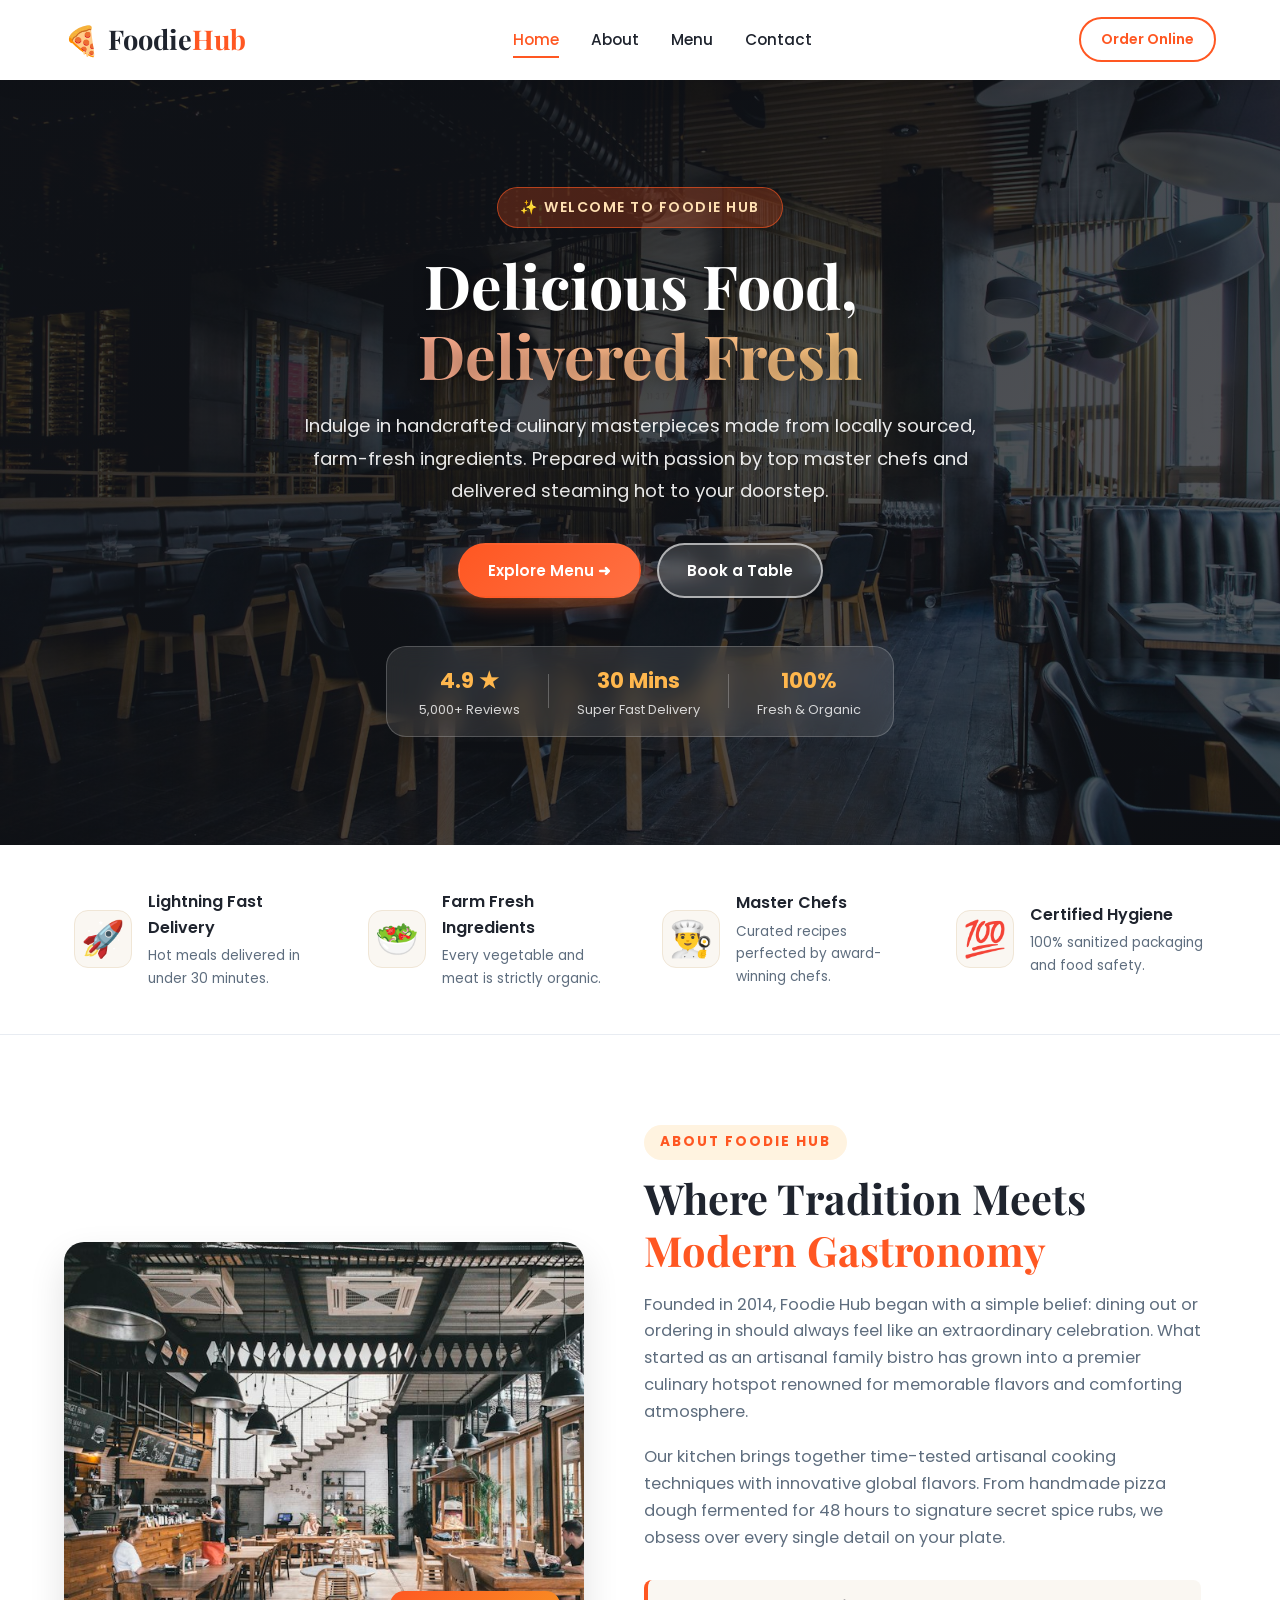
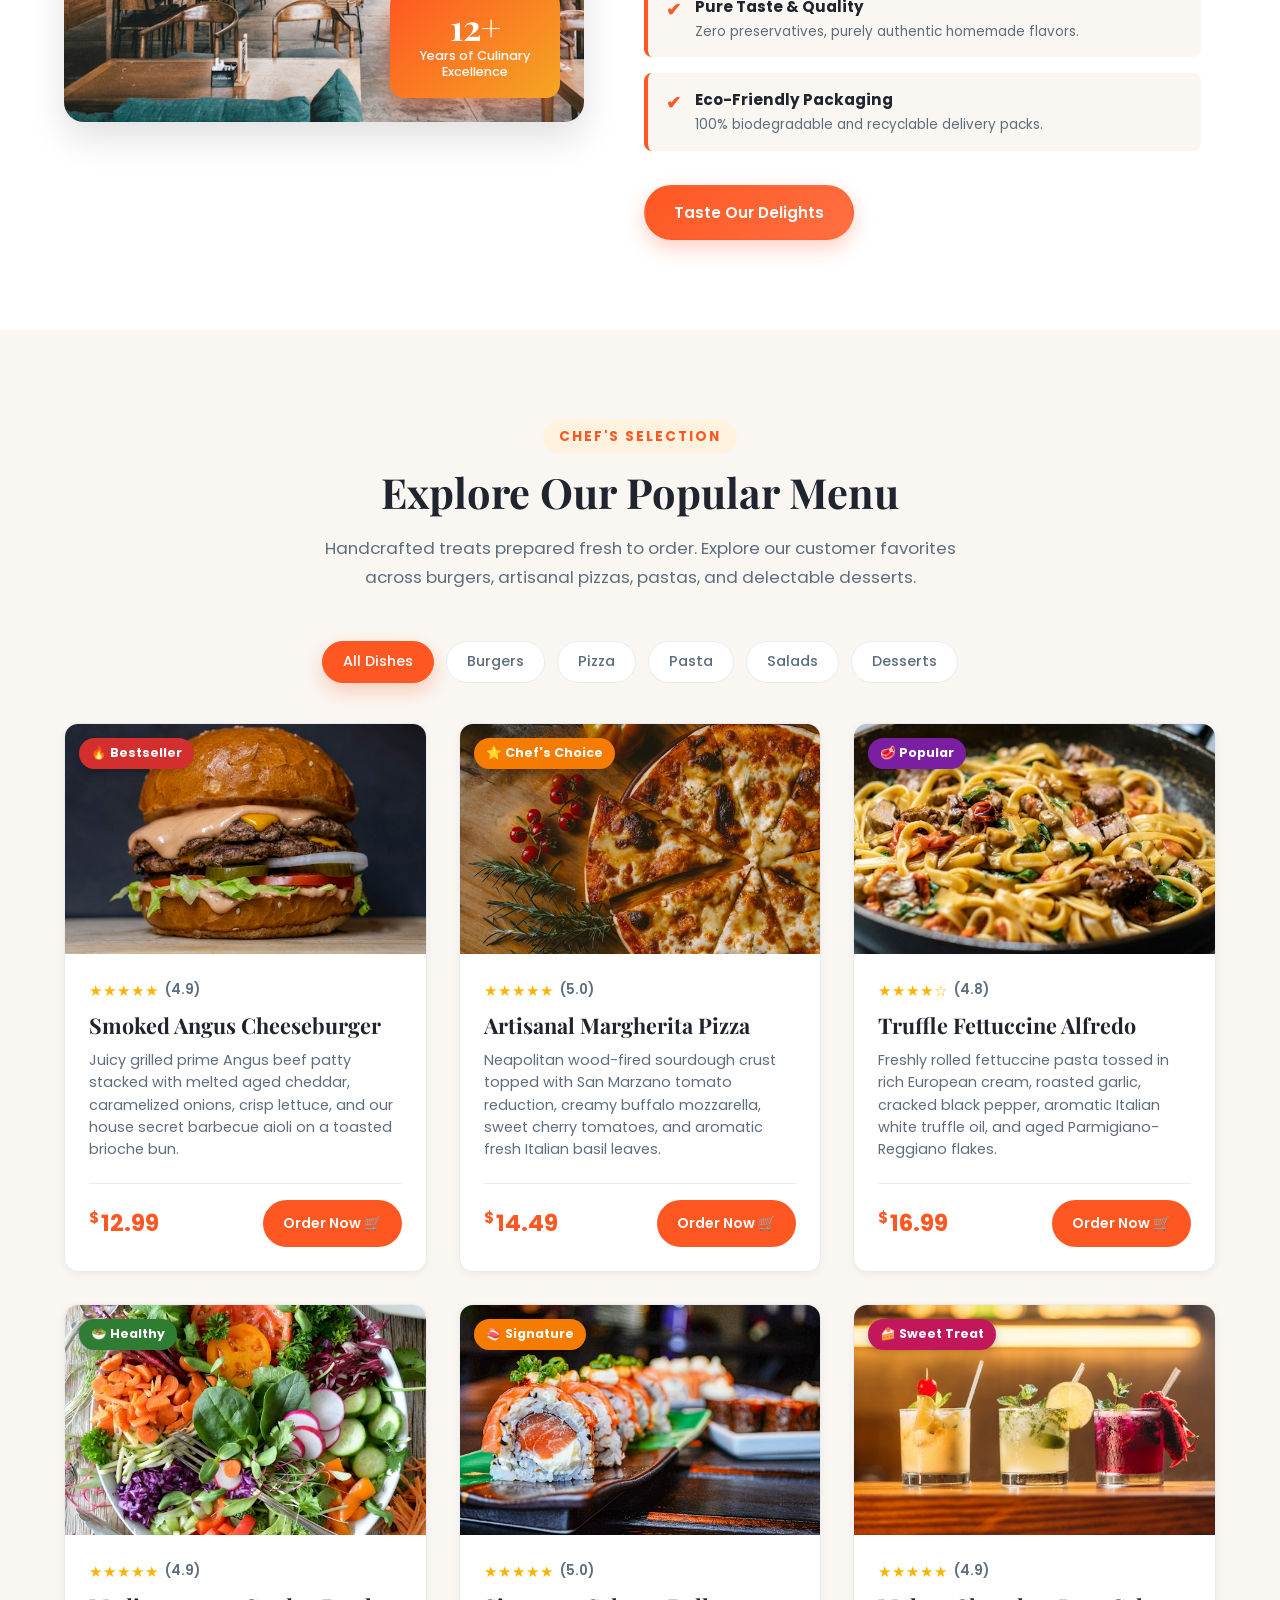
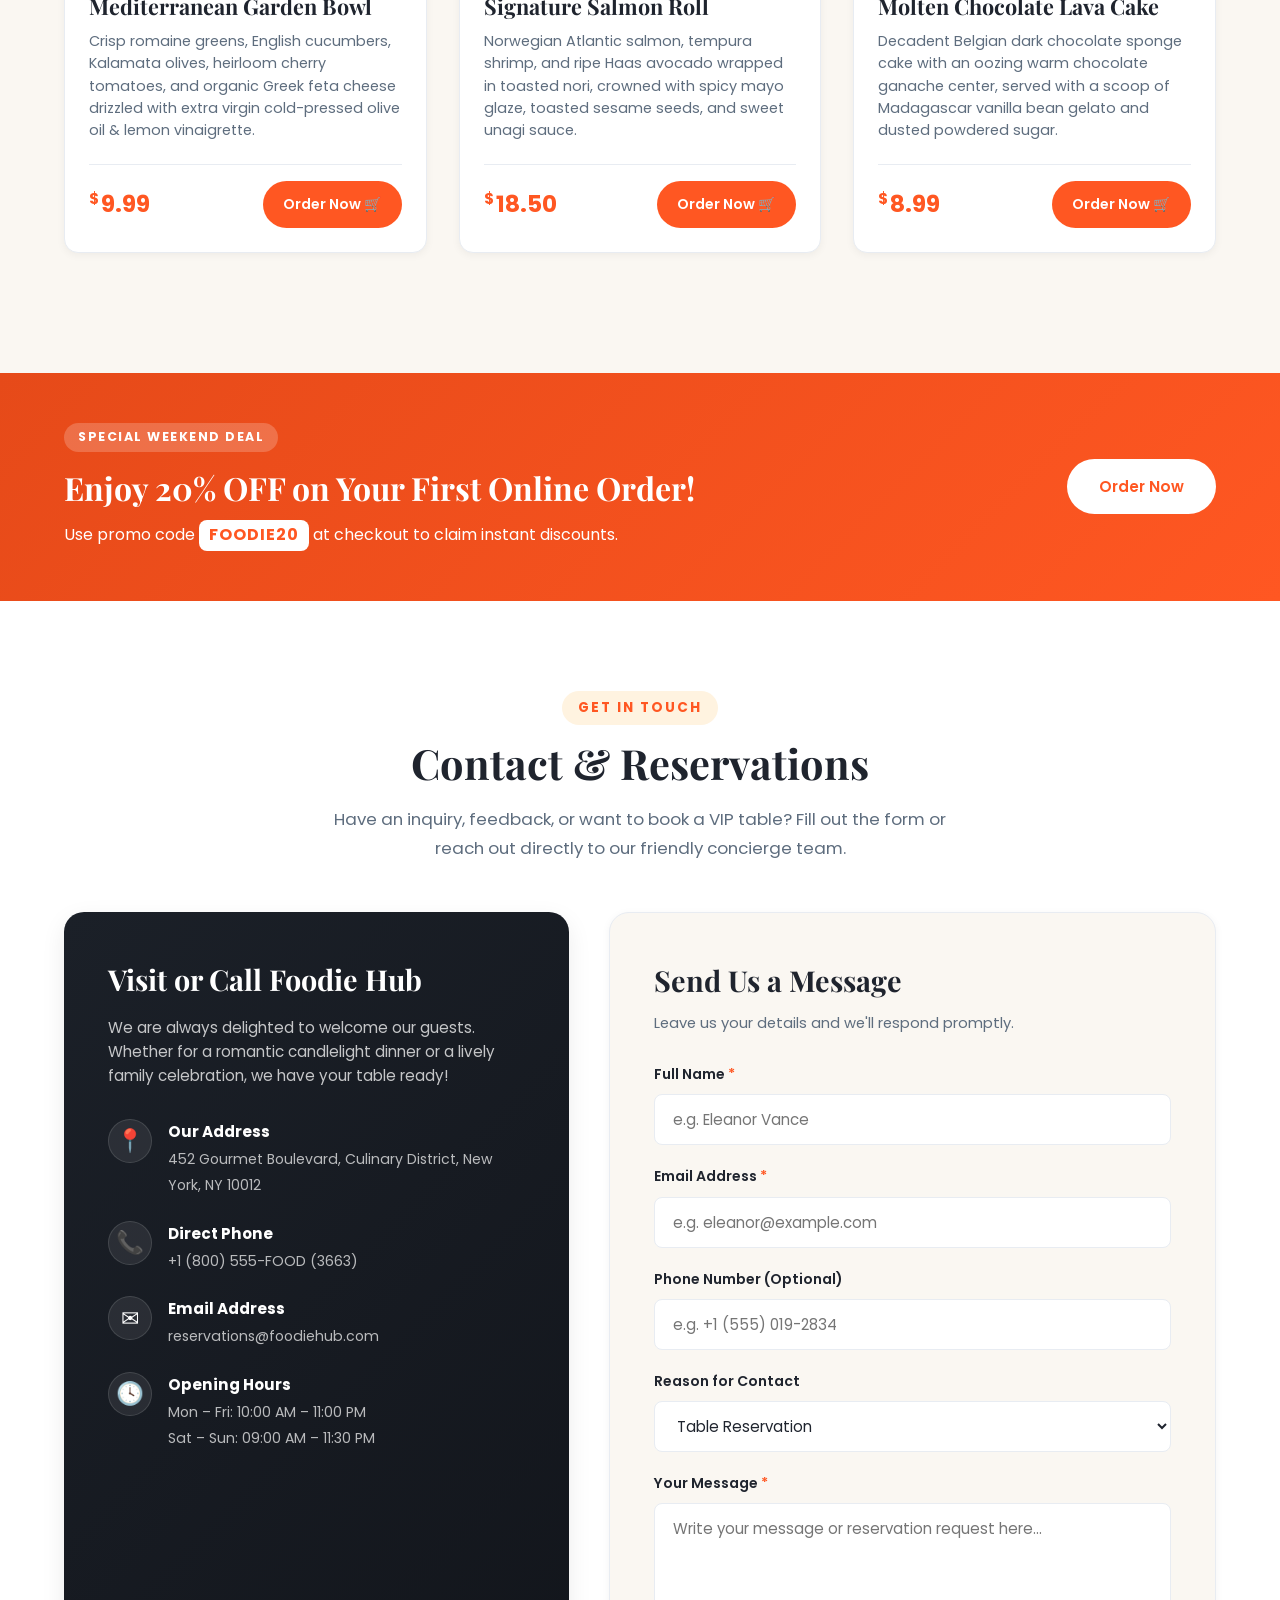
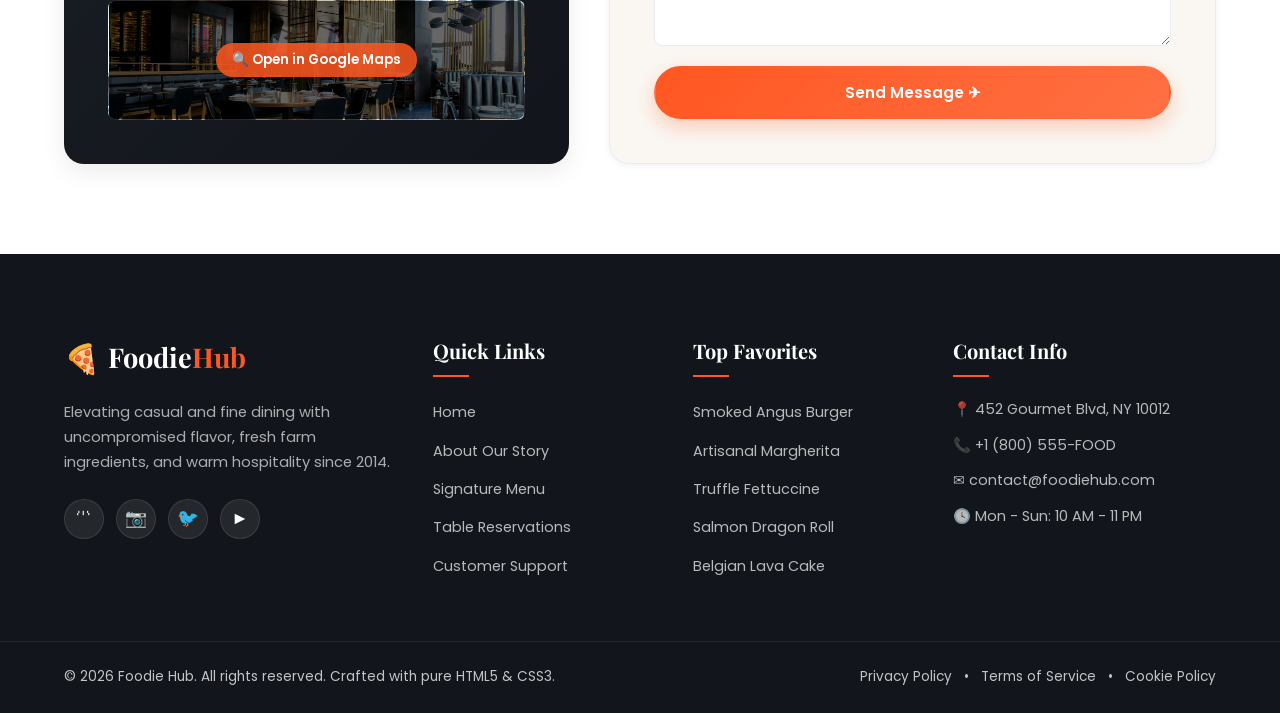
<file: Foodie hub/index.html>
<!DOCTYPE html>
<html lang="en">
<head>
  <meta charset="UTF-8">
  <meta name="viewport" content="width=device-width, initial-scale=1.0">
  <title>Foodie Hub | Delicious Food, Delivered Fresh</title>
  <!-- Google Fonts for Modern Typography -->
  <link rel="preconnect" href="https://fonts.googleapis.com">
  <link rel="preconnect" href="https://fonts.gstatic.com" crossorigin>
  <link href="https://fonts.googleapis.com/css2?family=Playfair+Display:ital,wght@0,600;0,700;1,400&family=Poppins:wght@300;400;500;600;700&display=swap" rel="stylesheet">
  <!-- External Stylesheet -->
  <link rel="stylesheet" href="style.css">
</head>
<body>

  <!-- Navigation Bar -->
  <header class="navbar">
    <div class="nav-container">
      <a href="#home" class="logo">
        <span class="logo-icon">&#127829;</span>
        <span class="logo-text">Foodie<span class="highlight">Hub</span></span>
      </a>

      <!-- Navigation Links -->
      <nav class="nav-menu">
        <a href="#home" class="nav-link active">Home</a>
        <a href="#about" class="nav-link">About</a>
        <a href="#menu" class="nav-link">Menu</a>
        <a href="#contact" class="nav-link">Contact</a>
      </nav>

      <!-- Nav Action Button -->
      <div class="nav-action">
        <a href="#menu" class="btn btn-outline-nav">Order Online</a>
      </div>
    </div>
  </header>

  <!-- Hero Section -->
  <section class="hero" id="home">
    <div class="hero-overlay"></div>
    <div class="hero-content">
      <span class="hero-badge">&#10024; Welcome to Foodie Hub</span>
      <h1 class="hero-title">Delicious Food, <br><span class="text-gradient">Delivered Fresh</span></h1>
      <p class="hero-subtitle">
        Indulge in handcrafted culinary masterpieces made from locally sourced, farm-fresh ingredients. Prepared with passion by top master chefs and delivered steaming hot to your doorstep.
      </p>
      <div class="hero-buttons">
        <a href="#menu" class="btn btn-primary">Explore Menu &#10140;</a>
        <a href="#contact" class="btn btn-secondary">Book a Table</a>
      </div>

      <!-- Trust Badges -->
      <div class="hero-stats">
        <div class="stat-card">
          <span class="stat-number">4.9 &#9733;</span>
          <span class="stat-label">5,000+ Reviews</span>
        </div>
        <div class="stat-divider"></div>
        <div class="stat-card">
          <span class="stat-number">30 Mins</span>
          <span class="stat-label">Super Fast Delivery</span>
        </div>
        <div class="stat-divider"></div>
        <div class="stat-card">
          <span class="stat-number">100%</span>
          <span class="stat-label">Fresh & Organic</span>
        </div>
      </div>
    </div>
  </section>

  <!-- Highlights / Features Strip -->
  <section class="features-bar">
    <div class="container features-grid">
      <div class="feature-item">
        <div class="feature-icon">&#128640;</div>
        <div class="feature-info">
          <h4>Lightning Fast Delivery</h4>
          <p>Hot meals delivered in under 30 minutes.</p>
        </div>
      </div>
      <div class="feature-item">
        <div class="feature-icon">&#129367;</div>
        <div class="feature-info">
          <h4>Farm Fresh Ingredients</h4>
          <p>Every vegetable and meat is strictly organic.</p>
        </div>
      </div>
      <div class="feature-item">
        <div class="feature-icon">&#128104;&#8205;&#127859;</div>
        <div class="feature-info">
          <h4>Master Chefs</h4>
          <p>Curated recipes perfected by award-winning chefs.</p>
        </div>
      </div>
      <div class="feature-item">
        <div class="feature-icon">&#128175;</div>
        <div class="feature-info">
          <h4>Certified Hygiene</h4>
          <p>100% sanitized packaging and food safety.</p>
        </div>
      </div>
    </div>
  </section>

  <!-- About Us Section -->
  <section class="about section-padding" id="about">
    <div class="container about-container">
      <div class="about-image-wrapper">
        <div class="about-image-card">
          <img src="images/about.jpg" alt="Foodie Hub Restaurant Dining Experience" class="about-img">
          <div class="about-experience-badge">
            <span class="badge-years">12+</span>
            <span class="badge-text">Years of Culinary Excellence</span>
          </div>
        </div>
      </div>

      <div class="about-content">
        <span class="section-tag">About Foodie Hub</span>
        <h2 class="section-title">Where Tradition Meets <br><span class="highlight">Modern Gastronomy</span></h2>
        <p class="about-desc">
          Founded in 2014, Foodie Hub began with a simple belief: dining out or ordering in should always feel like an extraordinary celebration. What started as an artisanal family bistro has grown into a premier culinary hotspot renowned for memorable flavors and comforting atmosphere.
        </p>
        <p class="about-desc">
          Our kitchen brings together time-tested artisanal cooking techniques with innovative global flavors. From handmade pizza dough fermented for 48 hours to signature secret spice rubs, we obsess over every single detail on your plate.
        </p>

        <div class="about-highlights">
          <div class="about-highlight-box">
            <span class="check-icon">&#10004;</span>
            <div>
              <strong>Pure Taste & Quality</strong>
              <p>Zero preservatives, purely authentic homemade flavors.</p>
            </div>
          </div>
          <div class="about-highlight-box">
            <span class="check-icon">&#10004;</span>
            <div>
              <strong>Eco-Friendly Packaging</strong>
              <p>100% biodegradable and recyclable delivery packs.</p>
            </div>
          </div>
        </div>

        <a href="#menu" class="btn btn-primary about-btn">Taste Our Delights</a>
      </div>
    </div>
  </section>

  <!-- Food Menu Section -->
  <section class="menu section-padding" id="menu">
    <div class="container">
      <div class="section-header text-center">
        <span class="section-tag">Chef's Selection</span>
        <h2 class="section-title">Explore Our Popular Menu</h2>
        <p class="section-subtitle">
          Handcrafted treats prepared fresh to order. Explore our customer favorites across burgers, artisanal pizzas, pastas, and delectable desserts.
        </p>
      </div>

      <!-- Menu Category Filter (Visual Navigation) -->
      <div class="menu-categories">
        <span class="category-pill active">All Dishes</span>
        <span class="category-pill">Burgers</span>
        <span class="category-pill">Pizza</span>
        <span class="category-pill">Pasta</span>
        <span class="category-pill">Salads</span>
        <span class="category-pill">Desserts</span>
      </div>

      <!-- Food Items Grid (6+ Food Items) -->
      <div class="food-grid">

        <!-- Food Card 1 -->
        <article class="food-card">
          <div class="card-image-box">
            <img src="images/product1.jpg" alt="Smoked Angus Beef Cheeseburger" class="food-img">
            <span class="card-badge bestseller">&#128293; Bestseller</span>
          </div>
          <div class="card-content">
            <div class="card-rating">
              <span class="stars">&#9733;&#9733;&#9733;&#9733;&#9733;</span>
              <span class="rating-value">(4.9)</span>
            </div>
            <h3 class="food-name">Smoked Angus Cheeseburger</h3>
            <p class="food-desc">
              Juicy grilled prime Angus beef patty stacked with melted aged cheddar, caramelized onions, crisp lettuce, and our house secret barbecue aioli on a toasted brioche bun.
            </p>
            <div class="card-footer">
              <div class="food-price">
                <span class="currency">$</span>12.99
              </div>
              <a href="#contact" class="btn btn-order">Order Now &#128722;</a>
            </div>
          </div>
        </article>

        <!-- Food Card 2 -->
        <article class="food-card">
          <div class="card-image-box">
            <img src="images/product2.jpg" alt="Wood-Fired Margherita Pizza" class="food-img">
            <span class="card-badge special">&#11088; Chef's Choice</span>
          </div>
          <div class="card-content">
            <div class="card-rating">
              <span class="stars">&#9733;&#9733;&#9733;&#9733;&#9733;</span>
              <span class="rating-value">(5.0)</span>
            </div>
            <h3 class="food-name">Artisanal Margherita Pizza</h3>
            <p class="food-desc">
              Neapolitan wood-fired sourdough crust topped with San Marzano tomato reduction, creamy buffalo mozzarella, sweet cherry tomatoes, and aromatic fresh Italian basil leaves.
            </p>
            <div class="card-footer">
              <div class="food-price">
                <span class="currency">$</span>14.49
              </div>
              <a href="#contact" class="btn btn-order">Order Now &#128722;</a>
            </div>
          </div>
        </article>

        <!-- Food Card 3 -->
        <article class="food-card">
          <div class="card-image-box">
            <img src="images/product3.jpg" alt="Creamy Truffle Alfredo Fettuccine" class="food-img">
            <span class="card-badge popular">&#129385; Popular</span>
          </div>
          <div class="card-content">
            <div class="card-rating">
              <span class="stars">&#9733;&#9733;&#9733;&#9733;&#9734;</span>
              <span class="rating-value">(4.8)</span>
            </div>
            <h3 class="food-name">Truffle Fettuccine Alfredo</h3>
            <p class="food-desc">
              Freshly rolled fettuccine pasta tossed in rich European cream, roasted garlic, cracked black pepper, aromatic Italian white truffle oil, and aged Parmigiano-Reggiano flakes.
            </p>
            <div class="card-footer">
              <div class="food-price">
                <span class="currency">$</span>16.99
              </div>
              <a href="#contact" class="btn btn-order">Order Now &#128722;</a>
            </div>
          </div>
        </article>

        <!-- Food Card 4 -->
        <article class="food-card">
          <div class="card-image-box">
            <img src="images/product4.jpg" alt="Mediterranean Feta Salad Bowl" class="food-img">
            <span class="card-badge healthy">&#129367; Healthy</span>
          </div>
          <div class="card-content">
            <div class="card-rating">
              <span class="stars">&#9733;&#9733;&#9733;&#9733;&#9733;</span>
              <span class="rating-value">(4.9)</span>
            </div>
            <h3 class="food-name">Mediterranean Garden Bowl</h3>
            <p class="food-desc">
              Crisp romaine greens, English cucumbers, Kalamata olives, heirloom cherry tomatoes, and organic Greek feta cheese drizzled with extra virgin cold-pressed olive oil & lemon vinaigrette.
            </p>
            <div class="card-footer">
              <div class="food-price">
                <span class="currency">$</span>9.99
              </div>
              <a href="#contact" class="btn btn-order">Order Now &#128722;</a>
            </div>
          </div>
        </article>

        <!-- Food Card 5 -->
        <article class="food-card">
          <div class="card-image-box">
            <img src="images/product5.jpg" alt="Signature Salmon Dragon Roll" class="food-img">
            <span class="card-badge special">&#127843; Signature</span>
          </div>
          <div class="card-content">
            <div class="card-rating">
              <span class="stars">&#9733;&#9733;&#9733;&#9733;&#9733;</span>
              <span class="rating-value">(5.0)</span>
            </div>
            <h3 class="food-name">Signature Salmon Roll</h3>
            <p class="food-desc">
              Norwegian Atlantic salmon, tempura shrimp, and ripe Haas avocado wrapped in toasted nori, crowned with spicy mayo glaze, toasted sesame seeds, and sweet unagi sauce.
            </p>
            <div class="card-footer">
              <div class="food-price">
                <span class="currency">$</span>18.50
              </div>
              <a href="#contact" class="btn btn-order">Order Now &#128722;</a>
            </div>
          </div>
        </article>

        <!-- Food Card 6 -->
        <article class="food-card">
          <div class="card-image-box">
            <img src="images/product6.jpg" alt="Molten Belgian Chocolate Lava Cake" class="food-img">
            <span class="card-badge sweet">&#127856; Sweet Treat</span>
          </div>
          <div class="card-content">
            <div class="card-rating">
              <span class="stars">&#9733;&#9733;&#9733;&#9733;&#9733;</span>
              <span class="rating-value">(4.9)</span>
            </div>
            <h3 class="food-name">Molten Chocolate Lava Cake</h3>
            <p class="food-desc">
              Decadent Belgian dark chocolate sponge cake with an oozing warm chocolate ganache center, served with a scoop of Madagascar vanilla bean gelato and dusted powdered sugar.
            </p>
            <div class="card-footer">
              <div class="food-price">
                <span class="currency">$</span>8.99
              </div>
              <a href="#contact" class="btn btn-order">Order Now &#128722;</a>
            </div>
          </div>
        </article>

      </div>
    </div>
  </section>

  <!-- Promo Banner Strip -->
  <section class="promo-banner">
    <div class="container promo-content">
      <div class="promo-text">
        <span class="promo-tag">Special Weekend Deal</span>
        <h3 class="promo-title">Enjoy 20% OFF on Your First Online Order!</h3>
        <p>Use promo code <span class="promo-code">FOODIE20</span> at checkout to claim instant discounts.</p>
      </div>
      <a href="#menu" class="btn btn-light">Order Now</a>
    </div>
  </section>

  <!-- Contact Us Section -->
  <section class="contact section-padding" id="contact">
    <div class="container">
      <div class="section-header text-center">
        <span class="section-tag">Get In Touch</span>
        <h2 class="section-title">Contact & Reservations</h2>
        <p class="section-subtitle">
          Have an inquiry, feedback, or want to book a VIP table? Fill out the form or reach out directly to our friendly concierge team.
        </p>
      </div>

      <div class="contact-wrapper">
        <!-- Contact Information Column -->
        <div class="contact-info-card">
          <h3>Visit or Call Foodie Hub</h3>
          <p class="contact-lead">
            We are always delighted to welcome our guests. Whether for a romantic candlelight dinner or a lively family celebration, we have your table ready!
          </p>

          <div class="info-list">
            <div class="info-item">
              <div class="info-icon">&#128205;</div>
              <div class="info-text">
                <strong>Our Address</strong>
                <span>452 Gourmet Boulevard, Culinary District, New York, NY 10012</span>
              </div>
            </div>

            <div class="info-item">
              <div class="info-icon">&#128222;</div>
              <div class="info-text">
                <strong>Direct Phone</strong>
                <span>+1 (800) 555-FOOD (3663)</span>
              </div>
            </div>

            <div class="info-item">
              <div class="info-icon">&#9993;</div>
              <div class="info-text">
                <strong>Email Address</strong>
                <span>reservations@foodiehub.com</span>
              </div>
            </div>

            <div class="info-item">
              <div class="info-icon">&#128339;</div>
              <div class="info-text">
                <strong>Opening Hours</strong>
                <span>Mon – Fri: 10:00 AM – 11:00 PM<br>Sat – Sun: 09:00 AM – 11:30 PM</span>
              </div>
            </div>
          </div>

          <!-- Mini Map Simulation Box -->
          <div class="map-preview">
            <div class="map-badge">&#128269; Open in Google Maps</div>
          </div>
        </div>

        <!-- Contact Form Column -->
        <div class="contact-form-card">
          <h3>Send Us a Message</h3>
          <p class="form-desc">Leave us your details and we'll respond promptly.</p>

          <form action="#contact" method="post" class="contact-form">
            <div class="form-group">
              <label for="contact-name" class="form-label">Full Name <span class="required">*</span></label>
              <input type="text" id="contact-name" name="name" class="form-input" placeholder="e.g. Eleanor Vance" required>
            </div>

            <div class="form-group">
              <label for="contact-email" class="form-label">Email Address <span class="required">*</span></label>
              <input type="email" id="contact-email" name="email" class="form-input" placeholder="e.g. eleanor@example.com" required>
            </div>

            <div class="form-group">
              <label for="contact-phone" class="form-label">Phone Number (Optional)</label>
              <input type="tel" id="contact-phone" name="phone" class="form-input" placeholder="e.g. +1 (555) 019-2834">
            </div>

            <div class="form-group">
              <label for="contact-subject" class="form-label">Reason for Contact</label>
              <select id="contact-subject" name="subject" class="form-select">
                <option value="reservation">Table Reservation</option>
                <option value="catering">Party & Catering Inquiry</option>
                <option value="feedback">Customer Feedback</option>
                <option value="general">General Question</option>
              </select>
            </div>

            <div class="form-group">
              <label for="contact-message" class="form-label">Your Message <span class="required">*</span></label>
              <textarea id="contact-message" name="message" rows="5" class="form-textarea" placeholder="Write your message or reservation request here..." required></textarea>
            </div>

            <button type="submit" class="btn btn-primary btn-block">Send Message &#9992;</button>
          </form>
        </div>
      </div>
    </div>
  </section>

  <!-- Footer Section -->
  <footer class="footer">
    <div class="container footer-content">
      <!-- Footer Brand Column -->
      <div class="footer-col footer-brand">
        <a href="#home" class="logo">
          <span class="logo-icon">&#127829;</span>
          <span class="logo-text">Foodie<span class="highlight">Hub</span></span>
        </a>
        <p class="footer-tagline">
          Elevating casual and fine dining with uncompromised flavor, fresh farm ingredients, and warm hospitality since 2014.
        </p>
        <div class="social-links">
          <a href="#" class="social-icon" aria-label="Facebook">&#128485;</a>
          <a href="#" class="social-icon" aria-label="Instagram">&#128247;</a>
          <a href="#" class="social-icon" aria-label="Twitter">&#128038;</a>
          <a href="#" class="social-icon" aria-label="YouTube">&#9658;</a>
        </div>
      </div>

      <!-- Footer Quick Links -->
      <div class="footer-col">
        <h4 class="footer-heading">Quick Links</h4>
        <ul class="footer-nav">
          <li><a href="#home">Home</a></li>
          <li><a href="#about">About Our Story</a></li>
          <li><a href="#menu">Signature Menu</a></li>
          <li><a href="#contact">Table Reservations</a></li>
          <li><a href="#contact">Customer Support</a></li>
        </ul>
      </div>

      <!-- Footer Menu Favorites -->
      <div class="footer-col">
        <h4 class="footer-heading">Top Favorites</h4>
        <ul class="footer-nav">
          <li><a href="#menu">Smoked Angus Burger</a></li>
          <li><a href="#menu">Artisanal Margherita</a></li>
          <li><a href="#menu">Truffle Fettuccine</a></li>
          <li><a href="#menu">Salmon Dragon Roll</a></li>
          <li><a href="#menu">Belgian Lava Cake</a></li>
        </ul>
      </div>

      <!-- Footer Contact & Hours -->
      <div class="footer-col">
        <h4 class="footer-heading">Contact Info</h4>
        <ul class="footer-contact-info">
          <li>&#128205; 452 Gourmet Blvd, NY 10012</li>
          <li>&#128222; +1 (800) 555-FOOD</li>
          <li>&#9993; contact@foodiehub.com</li>
          <li>&#128339; Mon - Sun: 10 AM - 11 PM</li>
        </ul>
      </div>
    </div>

    <!-- Footer Copyright Bar -->
    <div class="footer-bottom">
      <div class="container footer-bottom-flex">
        <p>&copy; 2026 Foodie Hub. All rights reserved. Crafted with pure HTML5 &amp; CSS3.</p>
        <div class="footer-extra-links">
          <a href="#home">Privacy Policy</a>
          <span>&bull;</span>
          <a href="#home">Terms of Service</a>
          <span>&bull;</span>
          <a href="#home">Cookie Policy</a>
        </div>
      </div>
    </div>
  </footer>

</body>
</html>
</file>
<file: Foodie hub/style.css>
/* ==========================================================================
   Foodie Hub - Main Stylesheet (Pure CSS3)
   Aesthetic, Modern, Commercial Restaurant Website
   ========================================================================== */

/* --------------------------------------------------------------------------
   1. Root Variables & Theme Configuration
   -------------------------------------------------------------------------- */
:root {
  /* Brand Palette */
  --primary-color: #ff5722;
  --primary-hover: #e64a19;
  --primary-light: #fff3e0;
  --secondary-color: #f5a623;
  --accent-color: #2e7d32;

  /* Neutrals & Dark Tones */
  --text-dark: #1f242e;
  --text-muted: #5e6d7e;
  --text-light: #f8f9fa;
  --bg-white: #ffffff;
  --bg-cream: #faf7f2;
  --bg-light: #f5f6f8;
  --bg-dark: #12151b;
  --border-color: #e8ecf2;

  /* Typography */
  --font-serif: 'Playfair Display', Georgia, serif;
  --font-sans: 'Poppins', -apple-system, BlinkMacSystemFont, 'Segoe UI', Roboto, Helvetica, Arial, sans-serif;

  /* Shadows */
  --shadow-sm: 0 2px 8px rgba(0, 0, 0, 0.05);
  --shadow-md: 0 8px 24px rgba(0, 0, 0, 0.08);
  --shadow-lg: 0 16px 36px rgba(0, 0, 0, 0.12);
  --shadow-primary: 0 8px 20px rgba(255, 87, 34, 0.28);

  /* Transitions */
  --transition-fast: all 0.25s ease;
  --transition-normal: all 0.35s ease;

  /* Border Radii */
  --radius-sm: 8px;
  --radius-md: 14px;
  --radius-lg: 20px;
  --radius-full: 9999px;
}

/* --------------------------------------------------------------------------
   2. Reset & Global Styles
   -------------------------------------------------------------------------- */
*,
*::before,
*::after {
  box-sizing: border-box;
  margin: 0;
  padding: 0;
}

html {
  scroll-behavior: smooth;
  font-size: 16px;
}

body {
  font-family: var(--font-sans);
  color: var(--text-dark);
  background-color: var(--bg-cream);
  line-height: 1.65;
  -webkit-font-smoothing: antialiased;
}

img {
  max-width: 100%;
  height: auto;
  display: block;
}

a {
  text-decoration: none;
  color: inherit;
  transition: var(--transition-fast);
}

ul {
  list-style: none;
}

/* Common Layout Containers */
.container {
  width: 90%;
  max-width: 1200px;
  margin: 0 auto;
}

.section-padding {
  padding: 90px 0;
}

.text-center {
  text-align: center;
}

.highlight {
  color: var(--primary-color);
}

.section-tag {
  display: inline-block;
  font-size: 0.85rem;
  font-weight: 700;
  text-transform: uppercase;
  letter-spacing: 2px;
  color: var(--primary-color);
  background: var(--primary-light);
  padding: 6px 16px;
  border-radius: var(--radius-full);
  margin-bottom: 12px;
}

.section-title {
  font-family: var(--font-serif);
  font-size: 2.6rem;
  font-weight: 700;
  line-height: 1.25;
  color: var(--text-dark);
  margin-bottom: 16px;
}

.section-subtitle {
  font-size: 1.05rem;
  color: var(--text-muted);
  max-width: 650px;
  margin: 0 auto;
  line-height: 1.7;
}

.section-header {
  margin-bottom: 50px;
}

/* --------------------------------------------------------------------------
   3. Buttons & Badges
   -------------------------------------------------------------------------- */
.btn {
  display: inline-flex;
  align-items: center;
  justify-content: center;
  font-family: var(--font-sans);
  font-size: 0.95rem;
  font-weight: 600;
  padding: 13px 28px;
  border-radius: var(--radius-full);
  border: 2px solid transparent;
  cursor: pointer;
  transition: var(--transition-fast);
  text-decoration: none;
}

.btn-primary {
  background: linear-gradient(135deg, var(--primary-color), #ff7043);
  color: #ffffff;
  box-shadow: var(--shadow-primary);
}

.btn-primary:hover {
  background: linear-gradient(135deg, var(--primary-hover), var(--primary-color));
  transform: translateY(-3px);
  box-shadow: 0 12px 24px rgba(255, 87, 34, 0.38);
}

.btn-secondary {
  background: rgba(255, 255, 255, 0.15);
  backdrop-filter: blur(8px);
  color: #ffffff;
  border-color: rgba(255, 255, 255, 0.6);
}

.btn-secondary:hover {
  background: #ffffff;
  color: var(--text-dark);
  border-color: #ffffff;
  transform: translateY(-3px);
  box-shadow: var(--shadow-md);
}

.btn-outline-nav {
  background: transparent;
  color: var(--primary-color);
  border-color: var(--primary-color);
  padding: 9px 20px;
  font-size: 0.88rem;
}

.btn-outline-nav:hover {
  background: var(--primary-color);
  color: #ffffff;
  transform: translateY(-2px);
  box-shadow: var(--shadow-primary);
}

.btn-order {
  background-color: var(--primary-color);
  color: #ffffff;
  font-size: 0.88rem;
  font-weight: 600;
  padding: 10px 18px;
  border-radius: var(--radius-full);
}

.btn-order:hover {
  background-color: var(--primary-hover);
  transform: translateY(-2px);
  box-shadow: var(--shadow-primary);
}

.btn-light {
  background: #ffffff;
  color: var(--primary-color);
  padding: 13px 30px;
}

.btn-light:hover {
  background: var(--bg-cream);
  color: var(--primary-hover);
  transform: translateY(-3px);
  box-shadow: var(--shadow-md);
}

.btn-block {
  width: 100%;
}

/* --------------------------------------------------------------------------
   4. Header & Navigation Bar
   -------------------------------------------------------------------------- */
.navbar {
  position: sticky;
  top: 0;
  z-index: 1000;
  background-color: rgba(255, 255, 255, 0.96);
  backdrop-filter: blur(10px);
  box-shadow: 0 4px 20px rgba(0, 0, 0, 0.06);
  padding: 16px 0;
  transition: var(--transition-fast);
}

.nav-container {
  width: 90%;
  max-width: 1200px;
  margin: 0 auto;
  display: flex;
  align-items: center;
  justify-content: space-between;
  gap: 20px;
}

.logo {
  display: flex;
  align-items: center;
  gap: 8px;
  font-family: var(--font-serif);
  font-size: 1.7rem;
  font-weight: 700;
  color: var(--text-dark);
}

.logo-icon {
  font-size: 1.8rem;
}

.nav-menu {
  display: flex;
  align-items: center;
  gap: 32px;
}

.nav-link {
  font-weight: 500;
  color: var(--text-dark);
  font-size: 0.96rem;
  position: relative;
  padding: 6px 0;
}

.nav-link::after {
  content: '';
  position: absolute;
  left: 0;
  bottom: 0;
  width: 0%;
  height: 2px;
  background-color: var(--primary-color);
  transition: var(--transition-fast);
}

.nav-link:hover,
.nav-link.active {
  color: var(--primary-color);
}

.nav-link:hover::after,
.nav-link.active::after {
  width: 100%;
}

/* --------------------------------------------------------------------------
   5. Hero Section (With Background Image)
   -------------------------------------------------------------------------- */
.hero {
  position: relative;
  min-height: 85vh;
  display: flex;
  align-items: center;
  justify-content: center;
  background-image: url('images/banner.jpg');
  background-size: cover;
  background-position: center center;
  background-repeat: no-repeat;
  color: #ffffff;
  padding: 80px 20px;
  text-align: center;
}

.hero-overlay {
  position: absolute;
  top: 0;
  left: 0;
  width: 100%;
  height: 100%;
  background: linear-gradient(
    135deg,
    rgba(18, 21, 27, 0.85) 0%,
    rgba(18, 21, 27, 0.7) 100%
  );
  z-index: 1;
}

.hero-content {
  position: relative;
  z-index: 2;
  max-width: 820px;
  margin: 0 auto;
}

.hero-badge {
  display: inline-block;
  background: rgba(255, 87, 34, 0.25);
  border: 1px solid rgba(255, 87, 34, 0.6);
  color: #ffe0b2;
  font-size: 0.88rem;
  font-weight: 600;
  padding: 8px 22px;
  border-radius: var(--radius-full);
  margin-bottom: 22px;
  text-transform: uppercase;
  letter-spacing: 1.5px;
}

.hero-title {
  font-family: var(--font-serif);
  font-size: 3.8rem;
  font-weight: 700;
  line-height: 1.15;
  margin-bottom: 20px;
  text-shadow: 0 4px 16px rgba(0, 0, 0, 0.4);
}

.text-gradient {
  color: #ff9e80;
  background: linear-gradient(120deg, #ffab91, #ffcc80);
  -webkit-background-clip: text;
  -webkit-text-fill-color: transparent;
}

.hero-subtitle {
  font-size: 1.15rem;
  line-height: 1.75;
  color: rgba(255, 255, 255, 0.9);
  margin-bottom: 36px;
  max-width: 680px;
  margin-left: auto;
  margin-right: auto;
}

.hero-buttons {
  display: flex;
  align-items: center;
  justify-content: center;
  gap: 16px;
  margin-bottom: 48px;
  flex-wrap: wrap;
}

.hero-stats {
  display: inline-flex;
  align-items: center;
  background: rgba(255, 255, 255, 0.1);
  backdrop-filter: blur(12px);
  border: 1px solid rgba(255, 255, 255, 0.2);
  border-radius: var(--radius-lg);
  padding: 16px 32px;
  gap: 28px;
}

.stat-card {
  display: flex;
  flex-direction: column;
  align-items: center;
}

.stat-number {
  font-size: 1.35rem;
  font-weight: 700;
  color: #ffb74d;
}

.stat-label {
  font-size: 0.8rem;
  color: rgba(255, 255, 255, 0.8);
}

.stat-divider {
  width: 1px;
  height: 34px;
  background-color: rgba(255, 255, 255, 0.25);
}

/* --------------------------------------------------------------------------
   6. Features Strip
   -------------------------------------------------------------------------- */
.features-bar {
  background-color: #ffffff;
  border-bottom: 1px solid var(--border-color);
  padding: 34px 0;
}

.features-grid {
  display: grid;
  grid-template-columns: repeat(4, 1fr);
  gap: 24px;
}

.feature-item {
  display: flex;
  align-items: center;
  gap: 16px;
  padding: 10px;
}

.feature-icon {
  font-size: 2.2rem;
  background: var(--bg-cream);
  width: 58px;
  height: 58px;
  display: flex;
  align-items: center;
  justify-content: center;
  border-radius: var(--radius-md);
  border: 1px solid #f0e6d6;
  flex-shrink: 0;
}

.feature-info h4 {
  font-size: 1rem;
  font-weight: 600;
  color: var(--text-dark);
  margin-bottom: 4px;
}

.feature-info p {
  font-size: 0.85rem;
  color: var(--text-muted);
}

/* --------------------------------------------------------------------------
   7. About Us Section
   -------------------------------------------------------------------------- */
.about {
  background-color: var(--bg-white);
}

.about-container {
  display: grid;
  grid-template-columns: 1fr 1.1fr;
  align-items: center;
  gap: 60px;
}

.about-image-wrapper {
  position: relative;
}

.about-image-card {
  position: relative;
  border-radius: var(--radius-lg);
  overflow: hidden;
  box-shadow: var(--shadow-lg);
}

.about-img {
  width: 100%;
  height: 480px;
  object-fit: cover;
  transition: transform 0.6s ease;
}

.about-image-card:hover .about-img {
  transform: scale(1.04);
}

.about-experience-badge {
  position: absolute;
  bottom: 24px;
  right: 24px;
  background: linear-gradient(135deg, var(--primary-color), var(--secondary-color));
  color: #ffffff;
  padding: 18px 24px;
  border-radius: var(--radius-md);
  box-shadow: 0 10px 24px rgba(255, 87, 34, 0.4);
  text-align: center;
  max-width: 170px;
}

.badge-years {
  display: block;
  font-family: var(--font-serif);
  font-size: 2.2rem;
  font-weight: 700;
  line-height: 1;
}

.badge-text {
  font-size: 0.8rem;
  font-weight: 500;
  line-height: 1.25;
  margin-top: 4px;
  display: block;
}

.about-content {
  padding-right: 15px;
}

.about-desc {
  color: var(--text-muted);
  margin-bottom: 18px;
  font-size: 1.02rem;
}

.about-highlights {
  display: flex;
  flex-direction: column;
  gap: 16px;
  margin: 28px 0 34px;
}

.about-highlight-box {
  display: flex;
  align-items: flex-start;
  gap: 14px;
  background-color: var(--bg-cream);
  padding: 14px 18px;
  border-radius: var(--radius-sm);
  border-left: 4px solid var(--primary-color);
}

.check-icon {
  color: var(--primary-color);
  font-weight: bold;
  font-size: 1.1rem;
  margin-top: 2px;
}

.about-highlight-box strong {
  display: block;
  font-size: 0.95rem;
  color: var(--text-dark);
}

.about-highlight-box p {
  font-size: 0.85rem;
  color: var(--text-muted);
  margin-top: 2px;
}

/* --------------------------------------------------------------------------
   8. Food Menu Section (CSS Grid & Flexbox)
   -------------------------------------------------------------------------- */
.menu {
  background-color: var(--bg-cream);
}

.menu-categories {
  display: flex;
  align-items: center;
  justify-content: center;
  gap: 12px;
  flex-wrap: wrap;
  margin-bottom: 40px;
}

.category-pill {
  padding: 8px 20px;
  font-size: 0.9rem;
  font-weight: 500;
  color: var(--text-muted);
  background-color: #ffffff;
  border: 1px solid var(--border-color);
  border-radius: var(--radius-full);
  cursor: pointer;
  transition: var(--transition-fast);
}

.category-pill:hover,
.category-pill.active {
  background-color: var(--primary-color);
  color: #ffffff;
  border-color: var(--primary-color);
  box-shadow: var(--shadow-primary);
}

/* Grid Layout for Food Cards */
.food-grid {
  display: grid;
  grid-template-columns: repeat(auto-fit, minmax(320px, 1fr));
  gap: 32px;
}

/* Food Card Component */
.food-card {
  background-color: #ffffff;
  border-radius: var(--radius-md);
  overflow: hidden;
  box-shadow: var(--shadow-sm);
  border: 1px solid var(--border-color);
  display: flex;
  flex-direction: column;
  transition: transform 0.35s ease, box-shadow 0.35s ease, border-color 0.35s ease;
}

.food-card:hover {
  transform: translateY(-8px);
  box-shadow: var(--shadow-lg);
  border-color: rgba(255, 87, 34, 0.25);
}

/* Image Box with Zoom Effect */
.card-image-box {
  position: relative;
  overflow: hidden;
  height: 230px;
  background-color: #e9ecef;
}

.food-img {
  width: 100%;
  height: 100%;
  object-fit: cover;
  transition: transform 0.5s ease;
}

.food-card:hover .food-img {
  transform: scale(1.08);
}

.card-badge {
  position: absolute;
  top: 14px;
  left: 14px;
  font-size: 0.78rem;
  font-weight: 700;
  padding: 5px 12px;
  border-radius: var(--radius-full);
  color: #ffffff;
  box-shadow: 0 4px 10px rgba(0, 0, 0, 0.2);
}

.card-badge.bestseller {
  background-color: #d32f2f;
}

.card-badge.special {
  background-color: #f57c00;
}

.card-badge.popular {
  background-color: #7b1fa2;
}

.card-badge.healthy {
  background-color: #2e7d32;
}

.card-badge.sweet {
  background-color: #c2185b;
}

/* Card Content Area */
.card-content {
  padding: 24px;
  display: flex;
  flex-direction: column;
  flex-grow: 1;
}

.card-rating {
  display: flex;
  align-items: center;
  gap: 6px;
  margin-bottom: 8px;
}

.stars {
  color: #ffb300;
  font-size: 0.95rem;
  letter-spacing: 1px;
}

.rating-value {
  font-size: 0.85rem;
  color: var(--text-muted);
  font-weight: 600;
}

.food-name {
  font-family: var(--font-serif);
  font-size: 1.35rem;
  font-weight: 700;
  color: var(--text-dark);
  margin-bottom: 10px;
  line-height: 1.3;
}

.food-desc {
  font-size: 0.9rem;
  color: var(--text-muted);
  line-height: 1.55;
  margin-bottom: 22px;
  flex-grow: 1;
}

/* Card Footer (Flexbox: Price & Order Button) */
.card-footer {
  display: flex;
  align-items: center;
  justify-content: space-between;
  border-top: 1px solid var(--border-color);
  padding-top: 16px;
  margin-top: auto;
}

.food-price {
  font-size: 1.45rem;
  font-weight: 700;
  color: var(--primary-color);
  font-family: var(--font-sans);
}

.food-price .currency {
  font-size: 0.95rem;
  vertical-align: super;
  margin-right: 2px;
}

/* --------------------------------------------------------------------------
   9. Promo Banner Strip
   -------------------------------------------------------------------------- */
.promo-banner {
  background: linear-gradient(135deg, #e64a19, #ff5722);
  color: #ffffff;
  padding: 50px 0;
  margin: 30px 0 0;
}

.promo-content {
  display: flex;
  align-items: center;
  justify-content: space-between;
  gap: 30px;
}

.promo-tag {
  display: inline-block;
  background: rgba(255, 255, 255, 0.2);
  font-size: 0.78rem;
  font-weight: 700;
  text-transform: uppercase;
  letter-spacing: 1.5px;
  padding: 4px 14px;
  border-radius: var(--radius-full);
  margin-bottom: 10px;
}

.promo-title {
  font-family: var(--font-serif);
  font-size: 2rem;
  font-weight: 700;
  margin-bottom: 6px;
}

.promo-code {
  background: #ffffff;
  color: var(--primary-color);
  font-weight: 700;
  padding: 2px 10px;
  border-radius: var(--radius-sm);
  display: inline-block;
  letter-spacing: 1px;
}

/* --------------------------------------------------------------------------
   10. Contact Us & Reservations Section
   -------------------------------------------------------------------------- */
.contact {
  background-color: var(--bg-white);
}

.contact-wrapper {
  display: grid;
  grid-template-columns: 1fr 1.2fr;
  gap: 40px;
  align-items: stretch;
}

.contact-info-card {
  background: linear-gradient(135deg, #1b2028, #12151b);
  color: #ffffff;
  padding: 44px;
  border-radius: var(--radius-lg);
  box-shadow: var(--shadow-md);
  display: flex;
  flex-direction: column;
}

.contact-info-card h3 {
  font-family: var(--font-serif);
  font-size: 1.8rem;
  margin-bottom: 12px;
}

.contact-lead {
  font-size: 0.95rem;
  color: rgba(255, 255, 255, 0.75);
  margin-bottom: 30px;
  line-height: 1.6;
}

.info-list {
  display: flex;
  flex-direction: column;
  gap: 22px;
  margin-bottom: 30px;
}

.info-item {
  display: flex;
  align-items: flex-start;
  gap: 16px;
}

.info-icon {
  font-size: 1.4rem;
  width: 44px;
  height: 44px;
  background: rgba(255, 255, 255, 0.08);
  border-radius: 50%;
  display: flex;
  align-items: center;
  justify-content: center;
  flex-shrink: 0;
  border: 1px solid rgba(255, 255, 255, 0.12);
}

.info-text strong {
  display: block;
  font-size: 0.95rem;
  color: #ffffff;
  margin-bottom: 2px;
}

.info-text span {
  font-size: 0.88rem;
  color: rgba(255, 255, 255, 0.7);
  line-height: 1.45;
}

.map-preview {
  margin-top: auto;
  height: 120px;
  background-image: url('images/banner.jpg');
  background-size: cover;
  background-position: center;
  border-radius: var(--radius-sm);
  position: relative;
  overflow: hidden;
  display: flex;
  align-items: center;
  justify-content: center;
  border: 1px solid rgba(255, 255, 255, 0.15);
}

.map-preview::before {
  content: '';
  position: absolute;
  inset: 0;
  background: rgba(0, 0, 0, 0.6);
}

.map-badge {
  position: relative;
  z-index: 2;
  color: #ffffff;
  font-size: 0.85rem;
  font-weight: 600;
  background: rgba(255, 87, 34, 0.85);
  padding: 6px 16px;
  border-radius: var(--radius-full);
}

/* Contact Form Styling */
.contact-form-card {
  background-color: var(--bg-cream);
  padding: 44px;
  border-radius: var(--radius-lg);
  border: 1px solid var(--border-color);
  box-shadow: var(--shadow-sm);
}

.contact-form-card h3 {
  font-family: var(--font-serif);
  font-size: 1.8rem;
  color: var(--text-dark);
  margin-bottom: 6px;
}

.form-desc {
  font-size: 0.92rem;
  color: var(--text-muted);
  margin-bottom: 28px;
}

.contact-form {
  display: flex;
  flex-direction: column;
  gap: 20px;
}

.form-group {
  display: flex;
  flex-direction: column;
  gap: 8px;
}

.form-label {
  font-size: 0.88rem;
  font-weight: 600;
  color: var(--text-dark);
}

.form-label .required {
  color: var(--primary-color);
}

.form-input,
.form-select,
.form-textarea {
  width: 100%;
  padding: 13px 18px;
  font-family: var(--font-sans);
  font-size: 0.94rem;
  color: var(--text-dark);
  background-color: #ffffff;
  border: 1.5px solid var(--border-color);
  border-radius: var(--radius-sm);
  outline: none;
  transition: var(--transition-fast);
}

.form-input:focus,
.form-select:focus,
.form-textarea:focus {
  border-color: var(--primary-color);
  box-shadow: 0 0 0 3px rgba(255, 87, 34, 0.15);
}

.form-textarea {
  resize: vertical;
}

/* --------------------------------------------------------------------------
   11. Footer Section
   -------------------------------------------------------------------------- */
.footer {
  background-color: var(--bg-dark);
  color: rgba(255, 255, 255, 0.75);
  padding-top: 80px;
}

.footer-content {
  display: grid;
  grid-template-columns: 1.5fr 1fr 1fr 1.2fr;
  gap: 40px;
  padding-bottom: 50px;
}

.footer-brand .logo {
  color: #ffffff;
  margin-bottom: 18px;
}

.footer-tagline {
  font-size: 0.92rem;
  line-height: 1.7;
  color: rgba(255, 255, 255, 0.65);
  margin-bottom: 24px;
}

.social-links {
  display: flex;
  gap: 12px;
}

.social-icon {
  width: 40px;
  height: 40px;
  background-color: rgba(255, 255, 255, 0.08);
  border-radius: 50%;
  display: flex;
  align-items: center;
  justify-content: center;
  color: #ffffff;
  font-size: 1.1rem;
  transition: var(--transition-fast);
  border: 1px solid rgba(255, 255, 255, 0.1);
}

.social-icon:hover {
  background-color: var(--primary-color);
  transform: translateY(-3px);
  color: #ffffff;
}

.footer-heading {
  color: #ffffff;
  font-family: var(--font-serif);
  font-size: 1.25rem;
  margin-bottom: 22px;
  position: relative;
  padding-bottom: 10px;
}

.footer-heading::after {
  content: '';
  position: absolute;
  left: 0;
  bottom: 0;
  width: 36px;
  height: 2px;
  background-color: var(--primary-color);
}

.footer-nav li {
  margin-bottom: 12px;
}

.footer-nav a {
  font-size: 0.9rem;
  color: rgba(255, 255, 255, 0.7);
  transition: var(--transition-fast);
}

.footer-nav a:hover {
  color: var(--primary-color);
  padding-left: 6px;
}

.footer-contact-info li {
  margin-bottom: 14px;
  font-size: 0.9rem;
  line-height: 1.5;
  color: rgba(255, 255, 255, 0.7);
}

.footer-bottom {
  border-top: 1px solid rgba(255, 255, 255, 0.08);
  padding: 24px 0;
  font-size: 0.85rem;
}

.footer-bottom-flex {
  display: flex;
  align-items: center;
  justify-content: space-between;
  flex-wrap: wrap;
  gap: 16px;
}

.footer-extra-links {
  display: flex;
  align-items: center;
  gap: 12px;
}

.footer-extra-links a:hover {
  color: var(--primary-color);
}

/* --------------------------------------------------------------------------
   12. Responsive Design & Media Queries
   -------------------------------------------------------------------------- */

/* Medium Devices (Tablets, Small Laptops <= 992px) */
@media (max-width: 992px) {
  .hero-title {
    font-size: 3rem;
  }

  .features-grid {
    grid-template-columns: repeat(2, 1fr);
    gap: 20px;
  }

  .about-container {
    grid-template-columns: 1fr;
    gap: 40px;
  }

  .about-img {
    height: 380px;
  }

  .contact-wrapper {
    grid-template-columns: 1fr;
  }

  .footer-content {
    grid-template-columns: repeat(2, 1fr);
    gap: 36px;
  }
}

/* Small Devices (Tablets / Phablets <= 768px) */
@media (max-width: 768px) {
  .navbar {
    padding: 12px 0;
  }

  .nav-container {
    flex-wrap: wrap;
    justify-content: center;
  }

  .nav-menu {
    gap: 20px;
    order: 3;
    width: 100%;
    justify-content: center;
    padding-top: 10px;
    border-top: 1px solid var(--border-color);
  }

  .hero {
    min-height: 75vh;
    padding: 60px 16px;
  }

  .hero-title {
    font-size: 2.3rem;
  }

  .hero-subtitle {
    font-size: 1rem;
  }

  .hero-stats {
    flex-direction: column;
    gap: 16px;
    padding: 20px;
  }

  .stat-divider {
    width: 80%;
    height: 1px;
  }

  .section-padding {
    padding: 60px 0;
  }

  .section-title {
    font-size: 2.1rem;
  }

  .food-grid {
    grid-template-columns: 1fr;
  }

  .promo-content {
    flex-direction: column;
    text-align: center;
  }

  .contact-info-card,
  .contact-form-card {
    padding: 28px 20px;
  }

  .footer-content {
    grid-template-columns: 1fr;
    gap: 30px;
  }

  .footer-bottom-flex {
    flex-direction: column;
    text-align: center;
  }
}

/* Extra Small Devices (Phones <= 480px) */
@media (max-width: 480px) {
  .hero-title {
    font-size: 1.95rem;
  }

  .features-grid {
    grid-template-columns: 1fr;
  }

  .hero-buttons {
    flex-direction: column;
    width: 100%;
  }

  .hero-buttons .btn {
    width: 100%;
  }

  .category-pill {
    padding: 6px 14px;
    font-size: 0.82rem;
  }

  .about-img {
    height: 280px;
  }
}
</file>
